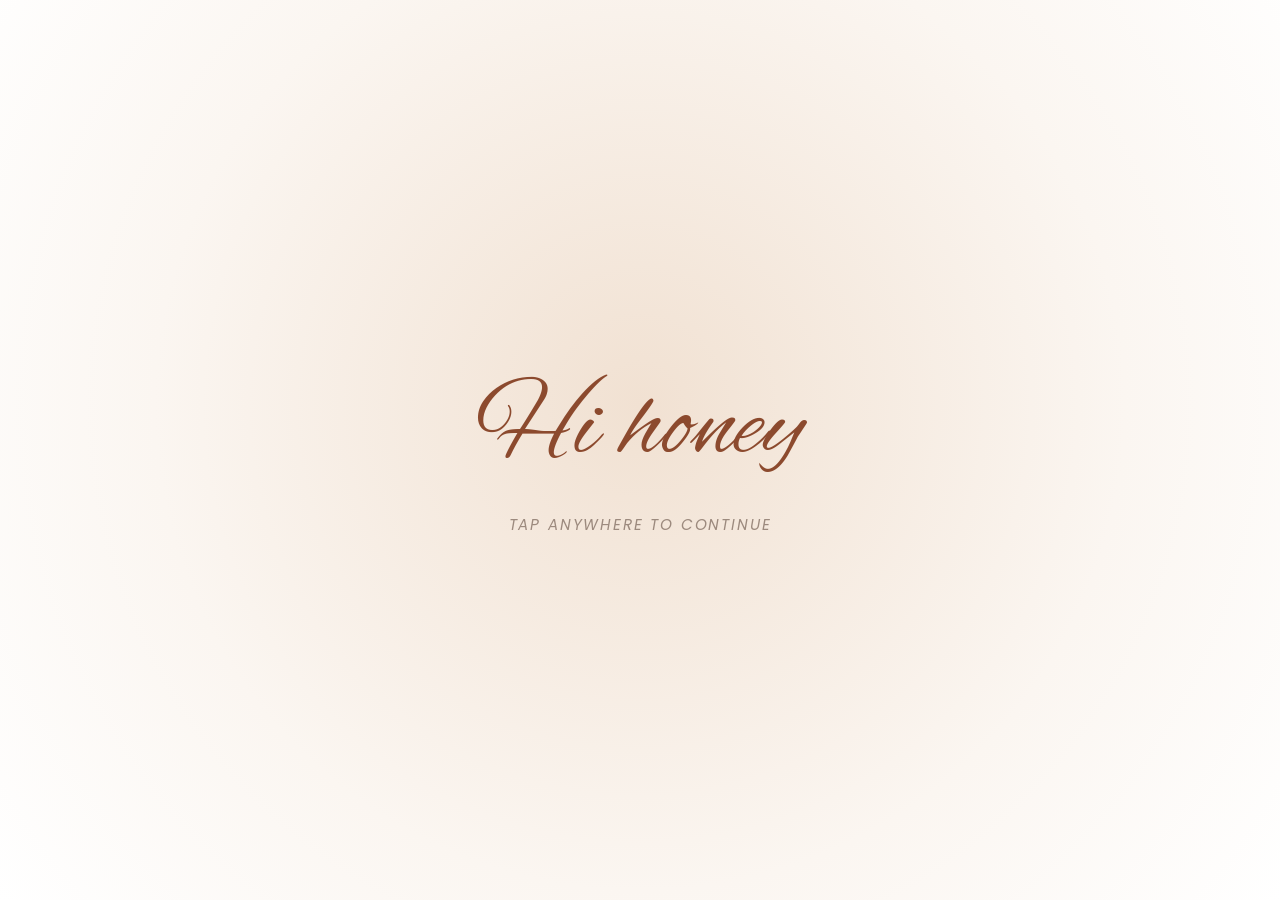
<file: index.html>
<!DOCTYPE html>
<html lang="en">
<head>
<meta charset="UTF-8">
<meta name="viewport" content="width=device-width, initial-scale=1.0">
<title>Hi honey</title>
<link rel="stylesheet" href="style.css">
<style>
  #hi{
    min-height:100vh;
    display:flex; align-items:center; justify-content:center;
    text-align:center; cursor:pointer;
    background: radial-gradient(circle at 50% 45%, var(--cream-deep) 0%, var(--cream) 60%, #ffffff 100%);
    position:relative; z-index:1;
  }
  #hi h1{
    font-family: 'Alex Brush', cursive;
    font-weight:400;
    font-size: clamp(3.6rem, 10vw, 6.5rem);
    letter-spacing: 0.01em;
    color: var(--accent-deep);
  }

  #hi p{
    margin-top:18px;
    font-weight:400;
    font-style:italic;
    font-size:0.95rem;
    letter-spacing:0.12em;
    text-transform:uppercase;
    color: var(--muted);
  }
</style>
</head>
<body>
  <div class="decor" aria-hidden="true">
    <div class="blob" style="width:340px;height:340px;top:-120px;left:-110px;"></div>
    <div class="blob" style="width:380px;height:380px;bottom:-140px;right:-120px;"></div>
  </div>

  <div id="hi">
    <div>
      <h1>Hi honey</h1>
      <p>Tap anywhere to continue</p>
    </div>
  </div>

  <script src="data.js"></script>
  <script>
    document.getElementById('hi').addEventListener('click', () => goTo('login.html'));
  </script>
</body>
</html>
</file>
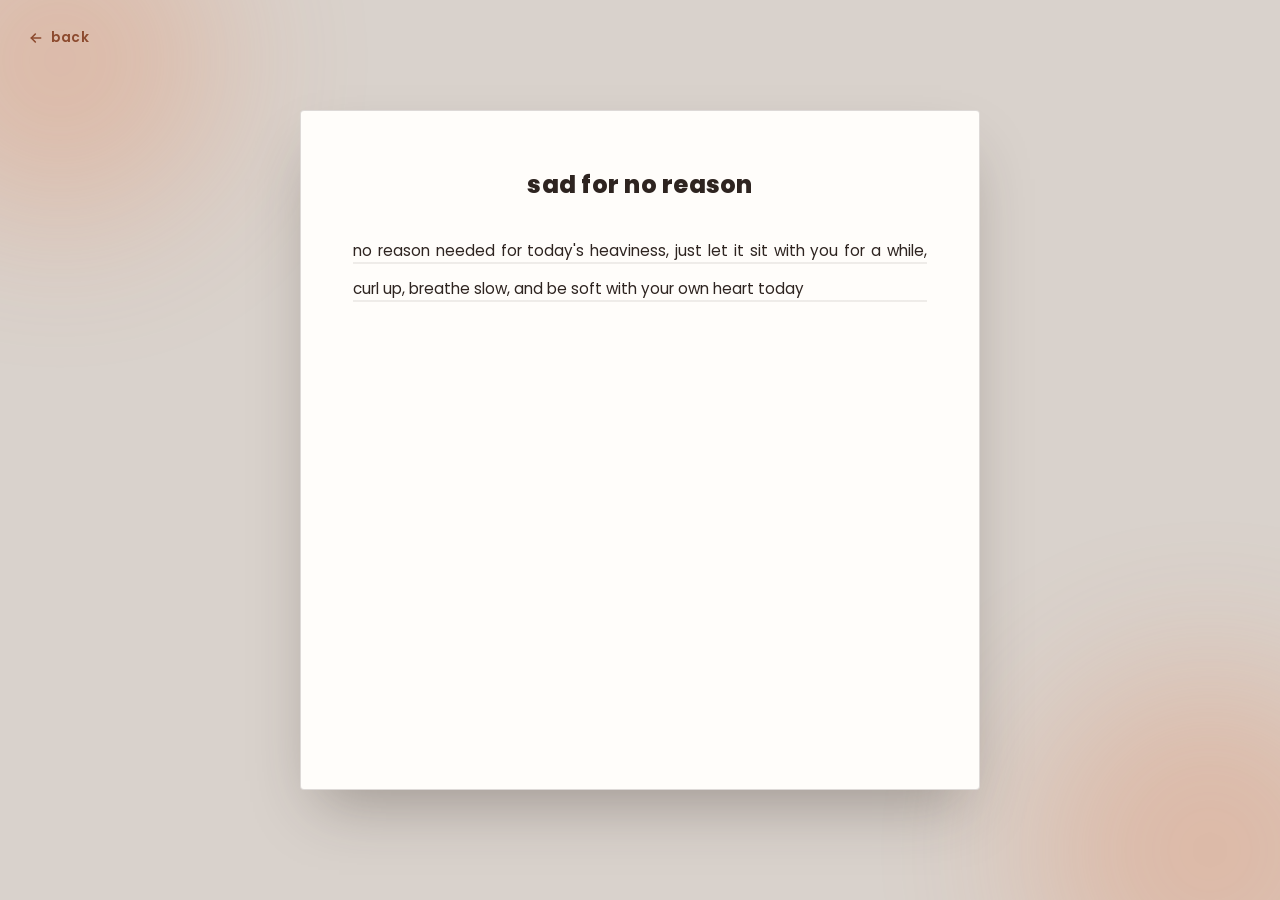
<file: letter.html>
<!DOCTYPE html>
<html lang="en">
<head>
<meta charset="UTF-8">
<meta name="viewport" content="width=device-width, initial-scale=1.0">
<title>Your letter</title>
<link rel="stylesheet" href="style.css">
<style>
  html, body{ height:100%; margin:0; }
  body{ background:#D9D2CC; }
  #screen{
    min-height:100vh;
    display:flex; align-items:center; justify-content:center;
    padding: 20px;
    position:relative;
    z-index:1;
  }
  .back{
    position:absolute; top:28px; left:28px; z-index:5;
    background:none; border:none; cursor:pointer;
    font-weight:600; font-size:0.85rem; letter-spacing:0.04em;
    color: var(--accent-deep);
  }
  .wrap{ max-width:min(680px, 92vw); width:100%; min-width:0; position:relative; z-index:2; }
  .paper{
    background:#fffdfa;
    border: 1px solid var(--line-soft);
    border-radius: 4px;
    padding: 56px 52px 80px;
    min-height: 680px;
    box-shadow: 0 30px 60px -18px rgba(46,36,32,0.35);
  }
  .paper h2{
    font-weight:800;
    font-size:1.5rem;
    text-align:center; color: var(--ink);
    margin-bottom: 30px; letter-spacing:0.01em;
  }
  .paper .body-text{
    font-size:0.95rem; font-weight:400;
    line-height:38px; color: var(--ink);
    white-space:pre-line;
    overflow-wrap: break-word;
    word-break: break-word;
    text-align: justify;
    background: repeating-linear-gradient(
      to bottom,
      transparent,
      transparent 30px,
      var(--line-soft) 31px,
      transparent 32px
    );
    background-size: 100% 38px;
  }
</style>
</head>
<body>

  <div class="decor" aria-hidden="true">
    <div class="blob" style="width:320px;height:320px;top:-100px;left:-100px;"></div>
    <div class="blob" style="width:360px;height:360px;bottom:-130px;right:-110px;"></div>
  </div>

  <div id="screen">
    <button class="back" id="back-btn">
      <svg width="16" height="16" viewBox="0 0 24 24" fill="none" stroke="currentColor" stroke-width="2.4" stroke-linecap="round" stroke-linejoin="round"><path d="M19 12H5"/><path d="M11 18l-6-6 6-6"/></svg>
      back
    </button>
    <div class="wrap">
      <div class="paper">
        <h2 id="letter-title">…</h2>
        <div class="body-text" id="letter-body"></div>
      </div>
    </div>
  </div>

  <script src="data.js"></script>
  <script>

    const params = new URLSearchParams(location.search);
    const id = Math.min(Math.max(parseInt(params.get('id') || '0', 10), 0), LETTERS.length - 1);

    document.getElementById('letter-title').textContent = `${LETTERS[id]}`;
document.getElementById('letter-body').textContent =
  LETTER_BODIES[id] || `[ not written yet for "${LETTERS[id]}" — add it in data.js, LETTER_BODIES[${id}] ]`;

    document.getElementById('back-btn').addEventListener('click', () => goTo('letters.html'));
  </script>
</body>
</html>
</file>
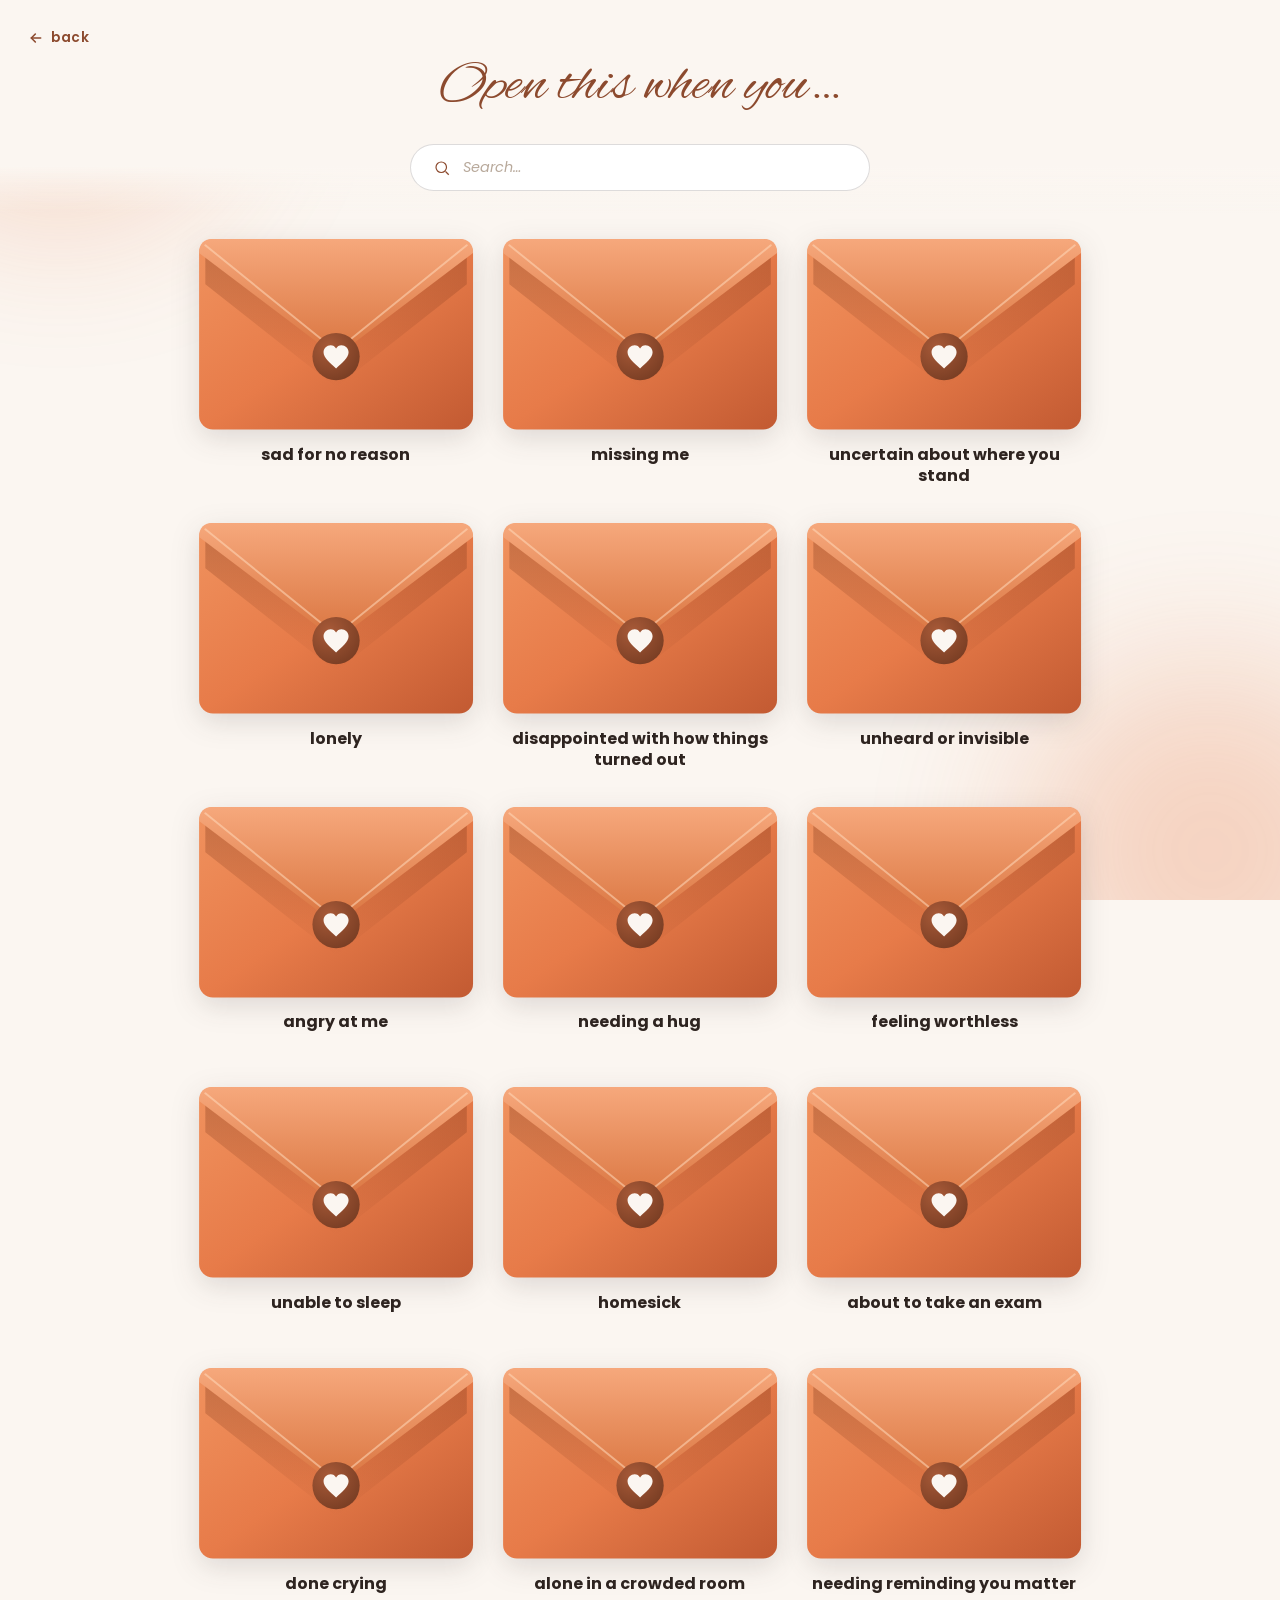
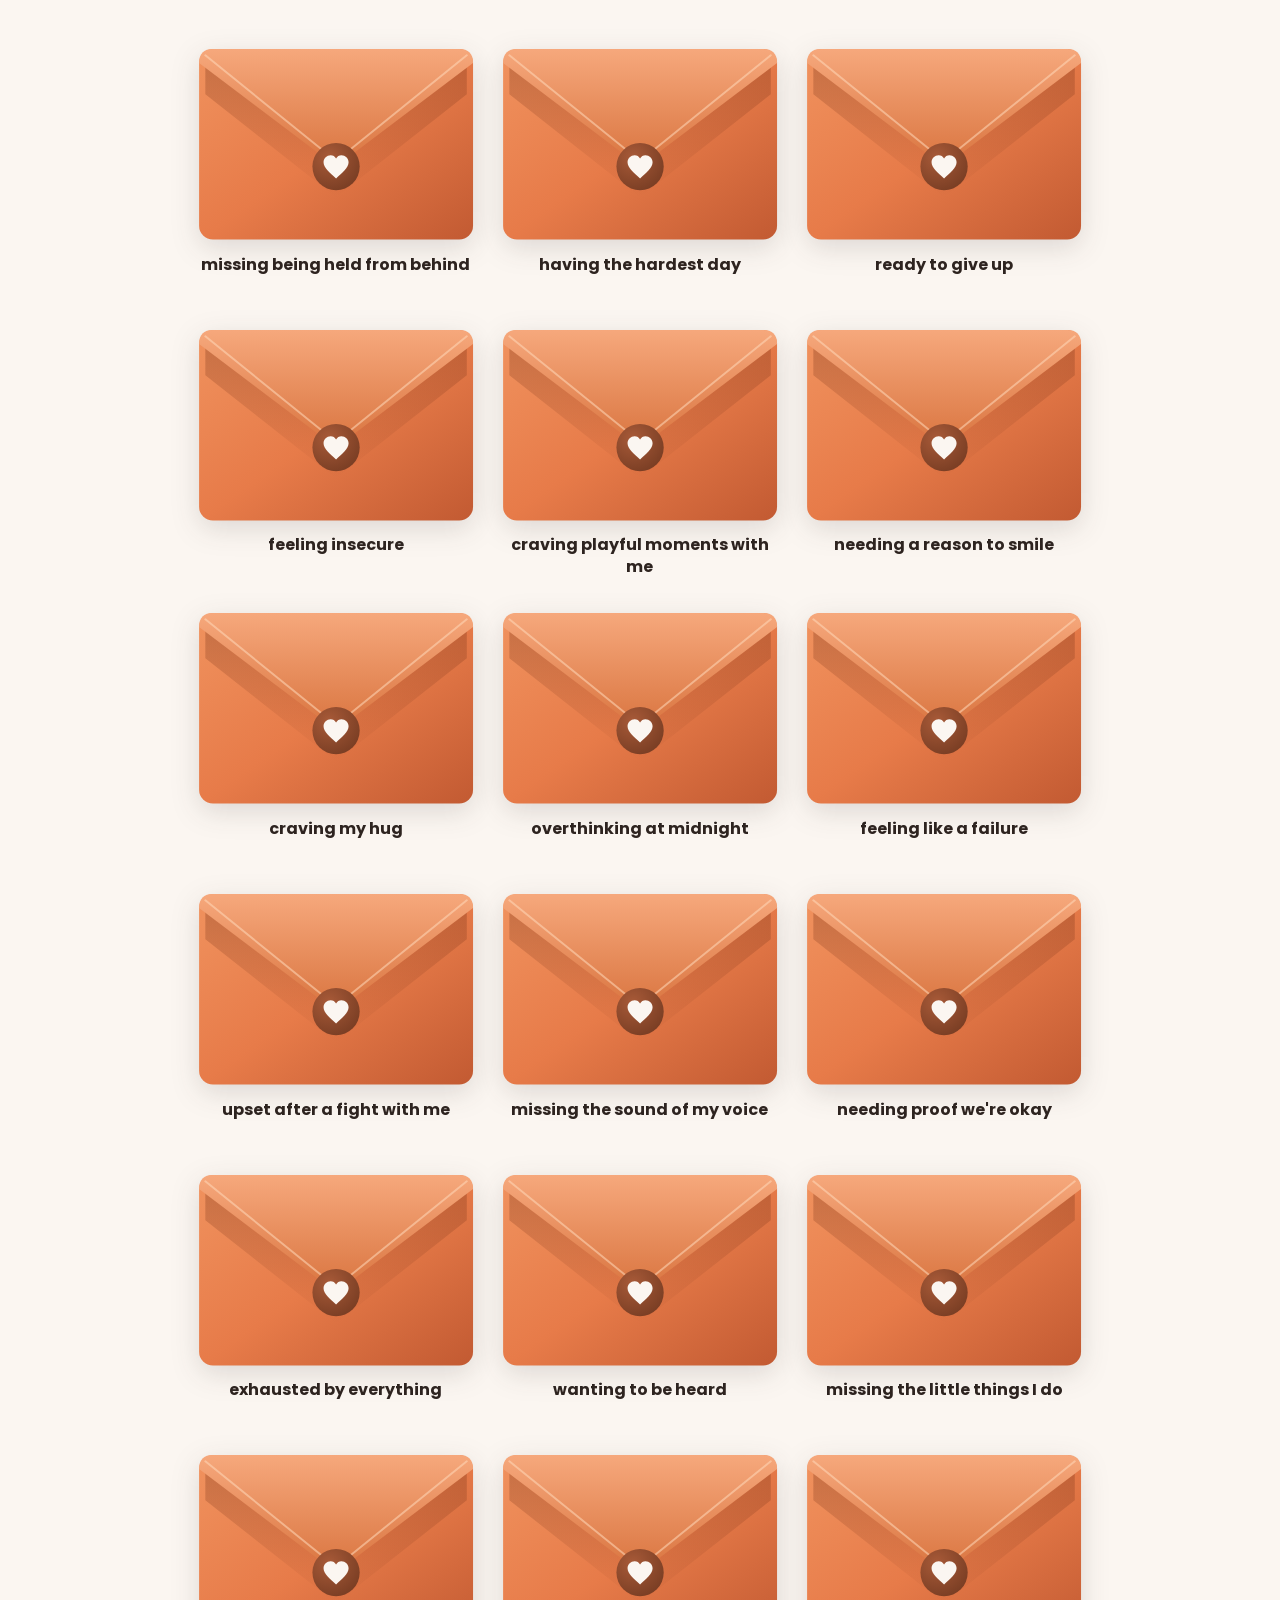
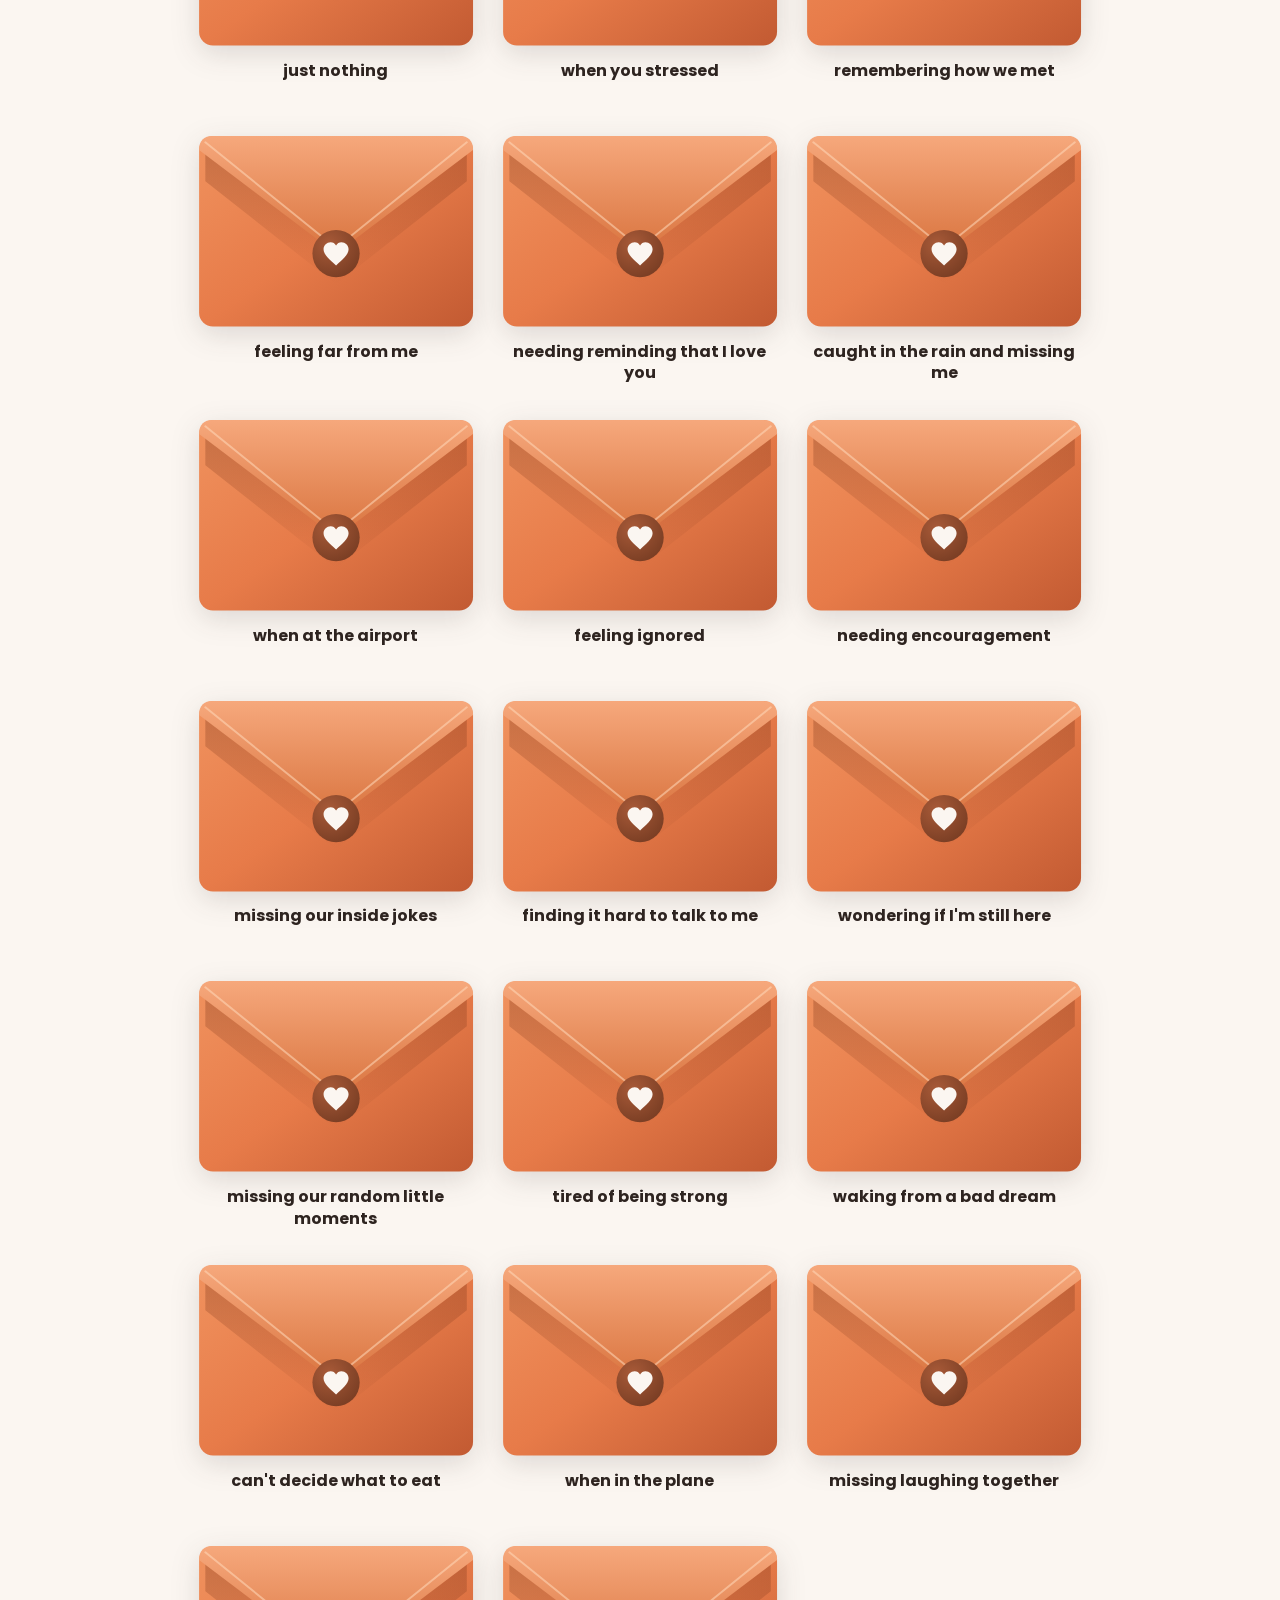
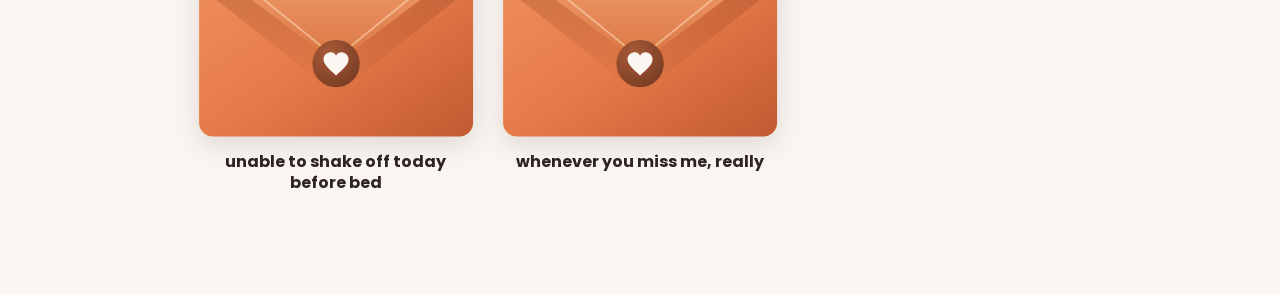
<file: letters.html>
<!DOCTYPE html>
<html lang="en">
<head>
<meta charset="UTF-8">
<meta name="viewport" content="width=device-width, initial-scale=1.0">
<title>Open this when you…</title>
<link rel="stylesheet" href="style.css">
<style>
  .header{
    position:sticky; top:0; z-index:10;
    background: linear-gradient(180deg, var(--cream) 78%, transparent);
    padding: 50px 6vw 22px;
    text-align:center;
  }
  .header h1{
    font-family: 'Alex Brush', cursive;
    font-weight:400;
    font-size: clamp(2.6rem, 6vw, 3.6rem);
    color: var(--accent-deep);
    margin-bottom: 22px;
    letter-spacing: 0.01em;
  }
  .search{
    max-width:460px; margin:0 auto;
    display:flex; align-items:center; gap:12px;
    border: 1px solid var(--line-soft);
    border-radius: 999px;
    padding: 12px 22px;
    background:#fff;
  }
  .search svg{ width:18px; height:18px; flex-shrink:0; }
  .search input{
    flex:1; border:none; outline:none;
    font-family:'Poppins', sans-serif;
    font-style:italic; font-size:0.9rem;
    color: var(--ink);
  }
  .search input::placeholder{ color:#B8A99B; }

  .grid{
    max-width: 1040px; margin:0 auto;
    padding: 24px 6vw 100px;
    display:grid;
    grid-template-columns: repeat(3, 1fr);
    gap: 34px 26px;
  }
  @media (max-width: 760px){ .grid{ grid-template-columns: repeat(2,1fr); gap:24px 16px; } }

  .env-card{
    background:none; border:none; cursor:pointer;
    display:flex; flex-direction:column; align-items:center; gap:12px;
    transition: transform .18s ease;
  }
  .env-card:hover{ transform: translateY(-4px); }
  .env-card svg{ width:100%; height:auto; filter: drop-shadow(0 8px 14px rgba(46,36,32,0.14)); }

  .env-label{
    font-size:1rem; font-weight:700;
    color: var(--ink);
    text-align:center; line-height:1.35;
    min-height: 2.5em;
  }

  .no-results{
    text-align:center; color:#B8A99B; font-weight:500;
    padding: 60px 20px; display:none; font-style:italic;
  }
</style>
</head>
<body>

  <div class="decor" aria-hidden="true">
    <div class="blob" style="width:340px;height:340px;top:-120px;left:-110px;"></div>
    <div class="blob" style="width:380px;height:380px;bottom:-140px;right:-120px;"></div>
  </div>

  <button class="back" id="back-btn">
    <svg width="16" height="16" viewBox="0 0 24 24" fill="none" stroke="currentColor" stroke-width="2.4" stroke-linecap="round" stroke-linejoin="round"><path d="M19 12H5"/><path d="M11 18l-6-6 6-6"/></svg>
    back
  </button>
  <div class="content">
    <div class="header">
      <h1>Open this when you…</h1>
      <div class="search">
        <svg viewBox="0 0 24 24" fill="none" stroke="#8C4A2E" stroke-width="1.6"><circle cx="11" cy="11" r="7"/><path d="M21 21l-4.3-4.3"/></svg>
        <input type="text" id="search-input" placeholder="Search…">
      </div>
    </div>

    <div class="grid" id="grid"></div>
    <div class="no-results" id="no-results">no letters match that yet, try another word</div>
  </div>

  <script src="data.js"></script>
  <script>
    const grid = document.getElementById('grid');
    LETTERS.forEach((title, i) => {
      const card = document.createElement('button');
      card.className = 'env-card';
      card.dataset.index = i;
      card.innerHTML = `${envelopeSVG()}<div class="env-label">${title}</div>`;
      card.addEventListener('click', () => goTo(`letter.html?id=${i}`));
      grid.appendChild(card);
    });
    
    document.getElementById('back-btn').addEventListener('click', () => goTo('login.html'));
    const searchInput = document.getElementById('search-input');
    searchInput.addEventListener('input', () => {
      const q = searchInput.value.trim().toLowerCase();
      let any = false;
      document.querySelectorAll('.env-card').forEach(card => {
        const match = LETTERS[card.dataset.index].toLowerCase().includes(q);
        card.style.display = match ? '' : 'none';
        if(match) any = true;
      });
      document.getElementById('no-results').style.display = any ? 'none' : 'block';
    });
  </script>
</body>
</html>
</file>
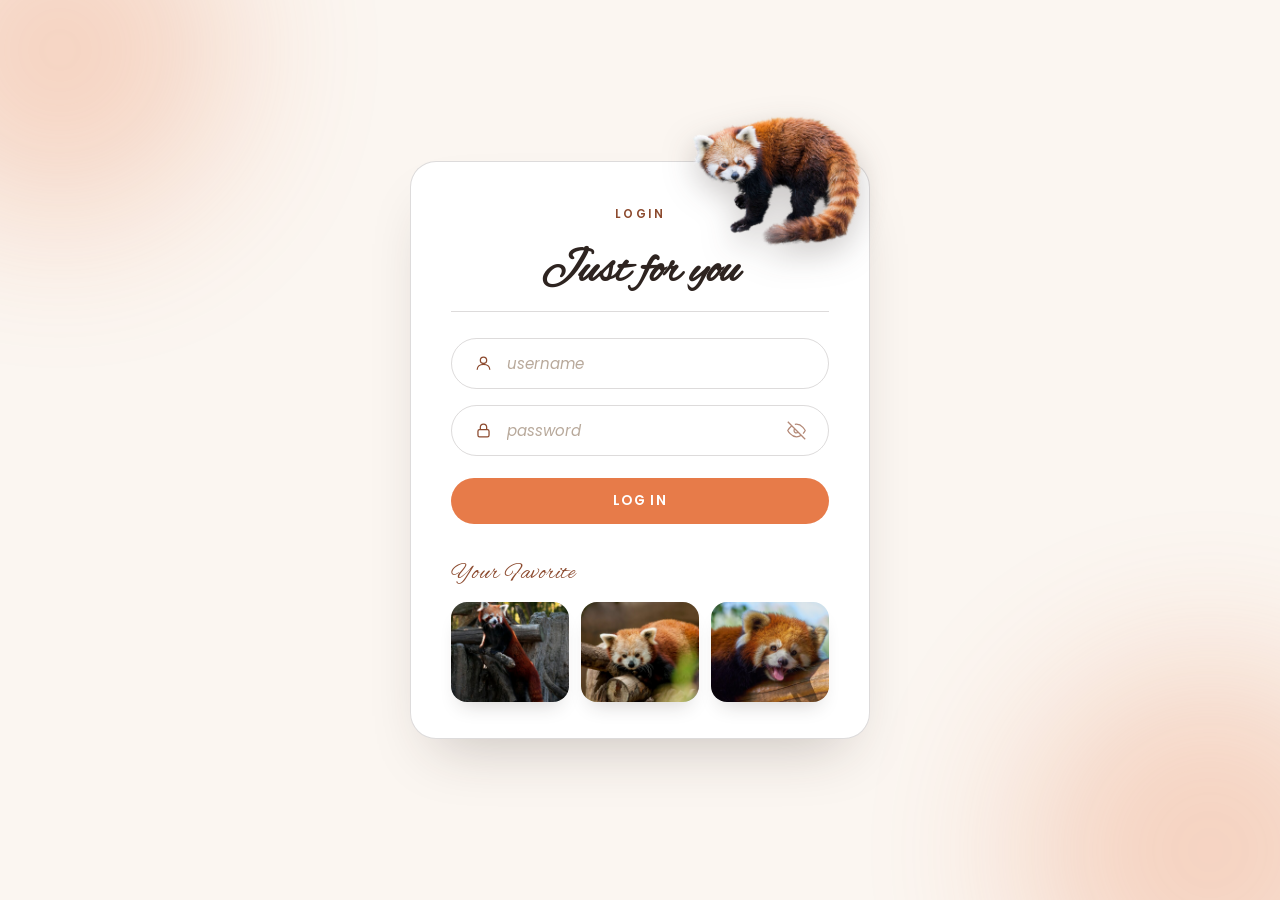
<file: login.html>
<!DOCTYPE html>
<html lang="en">
<head>
<meta charset="UTF-8">
<meta name="viewport" content="width=device-width, initial-scale=1.0">
<title>Login</title>
<link rel="stylesheet" href="style.css">
<style>
  #login-screen{
    min-height:100vh;
    display:flex; align-items:center; justify-content:center;
    padding: 60px 20px;
    position:relative; z-index:1;
  }
  .card{
    width:100%; max-width: 460px;
    background: var(--paper);
    border-radius: 26px;
    border: 1px solid var(--line-soft);
    box-shadow: 0 30px 60px -25px rgba(46,36,32,0.25);
    padding: 44px 40px 36px;
    position:relative;
  }
  .eyebrow{
    font-family: 'Alex Brush', cursive;
    font-size:1.5rem; 
    font-weight:400;
    letter-spacing:0.02em;
    text-transform:none;
    color: var(--accent-deep);
    text-align:center;
  }
  .card h2{
    font-family: 'Alex Brush', cursive;
    font-weight:700;
    font-size:2.9rem;
    text-align:center;
    margin: 20px 0 4px;
    color: var(--ink);
  }
  .login-eyebrow{
    font-family:'Poppins', sans-serif;
    font-size:0.72rem;
    font-weight:600;
    letter-spacing:0.22em;
    text-transform:uppercase;
  }
  .rule{
    height:1px;
    background: var(--line-soft);
    margin: 10px 0 26px;
  }

  .corner-critter{
    position:absolute;
    top:-48px; right:0px;
    width:185px;
    filter: drop-shadow(0 12px 16px rgba(46,36,32,0.25));
  }

  .field{
    display:flex; align-items:center; gap:14px;
    border: 1px solid var(--line-soft);
    border-radius: 999px;
    padding: 13px 22px;
    margin-bottom: 16px;
  }
  .field:focus-within{ border-color: var(--accent); }
  .field svg{ width:19px; height:19px; flex-shrink:0; }
  .field input{
    flex:1; min-width:0; border:none; outline:none;
    font-family:'Poppins', sans-serif;
    font-size:0.94rem;
    font-weight:400;
    color: var(--ink);
    background:transparent;
}
  .field input::placeholder{ color:#B8A99B; font-style:italic; }

  /* matikan ikon mata & clear bawaan Edge */
  input[type="password"]::-ms-reveal,
  input[type="password"]::-ms-clear{
    display: none;
  }
  /* matikan ikon mata bawaan Chrome (beberapa versi) */
  input[type="password"]::-webkit-textfield-decoration-container{
    visibility: hidden;
  }

  .eye-icon{
  cursor:pointer;
  flex-shrink:0;
  opacity:0.65;
  transition: opacity .2s;
}
.eye-icon:hover{ opacity:1; }

  .submit{
    display:block; width:100%;
    margin-top: 22px;
    background: var(--accent);
    border:none;
    border-radius: 999px;
    color:#fff;
    font-weight:600;
    font-size:0.85rem;
    letter-spacing:0.1em;
    text-transform:uppercase;
    padding: 13px;
    cursor:pointer;
    transition: background .2s;
  }
  .submit:hover{ background: var(--accent-deep); }

  .favorites{ margin-top: 34px; }
  .favorites .eyebrow{ text-align:left; margin-bottom:14px; }
  .fav-row{ display:flex; gap:12px; }
  .fav{
    flex:1; aspect-ratio:1/0.85;
    border-radius:16px; overflow:hidden;
    box-shadow: 0 12px 20px -10px rgba(46,36,32,0.22);
  }
  .fav img{ width:100%; height:100%; display:block; object-fit:cover; }

  /* wrong password modal */
  #modal-wrong{
    position:fixed; inset:0;
    background: rgba(46,36,32,0.4);
    backdrop-filter: blur(3px);
    display:none; align-items:center; justify-content:center;
    z-index:100; padding:20px; cursor:pointer;
  }
  #modal-wrong.active{ display:flex; }
  .modal-card{
    background:#fff; border-radius:24px;
    box-shadow: 0 30px 60px -20px rgba(0,0,0,0.35);
    padding: 38px 40px 30px;
    text-align:center; max-width:340px; width:100%;
    cursor:default;
    animation: pop .28s ease;
  }
  @keyframes pop{ 0%{ transform:scale(.92); opacity:0; } 100%{ transform:scale(1); opacity:1; } }
  .modal-card .sad-photo{
    width:110px; height:110px;
    border-radius:16px;
    object-fit:cover;
    margin-bottom:16px;
    box-shadow: 0 10px 18px -8px rgba(46,36,32,0.3);
  }
  .modal-card h3{
    font-weight:600; font-size:0.88rem;
    letter-spacing:0.04em; text-transform:uppercase;
    color: var(--ink);
  }
  .modal-card .hint{
    margin-top:8px; font-size:0.75rem; font-style:italic;
    color:#B8A99B; font-weight:400;
  }
</style>
</head>
<body>

  <div class="decor" aria-hidden="true">
    <div class="blob" style="width:340px;height:340px;top:-120px;left:-110px;"></div>
    <div class="blob" style="width:380px;height:380px;bottom:-140px;right:-120px;"></div>
  </div>

  <div id="login-screen">
    <form class="card" id="login-form" autocomplete="off">
      <img class="corner-critter" alt="a red panda peeking over the card" src="assets/panda-corner.png">

      <div class="eyebrow login-eyebrow">Login</div>
      <h2>Just for you</h2>
      <div class="rule"></div>

      <div class="field">
        <svg viewBox="0 0 24 24" fill="none" stroke="#8C4A2E" stroke-width="1.6"><circle cx="12" cy="8" r="4"/><path d="M4 20c0-4.4 3.6-7 8-7s8 2.6 8 7"/></svg>
        <input type="text" id="username" placeholder="username" required>
      </div>
      <div class="field">
        <svg viewBox="0 0 24 24" fill="none" stroke="#8C4A2E" stroke-width="1.6"><rect x="5" y="11" width="14" height="9" rx="2"/><path d="M8 11V8a4 4 0 018 0v3"/></svg>
        <input type="password" id="password" placeholder="password" required>
        <svg id="toggle-password" class="eye-icon" viewBox="0 0 24 24" fill="none" stroke="#8C4A2E" stroke-width="1.6">
        <path d="M17.94 17.94A10.94 10.94 0 0112 20c-7 0-11-8-11-8a20.29 20.29 0 015.06-6.06M9.9 4.24A10.94 10.94 0 0112 4c7 0 11 8 11 8a20.29 20.29 0 01-2.69 3.86M14.12 14.12a3 3 0 11-4.24-4.24"/><path d="M1 1l22 22"/>
        </svg>
      </div>

      <button type="submit" class="submit">Log in</button>

      <div class="favorites">
        <div class="eyebrow">Your Favorite</div>
        <div class="fav-row">
          <div class="fav"><img src="assets/fav1.jpg" alt="red panda favorite photo 1"></div>
          <div class="fav"><img src="assets/fav2.jpg" alt="red panda favorite photo 2"></div>
          <div class="fav"><img src="assets/fav3.jpg" alt="red panda favorite photo 3"></div>
        </div>
      </div>
    </form>
  </div>

  <div id="modal-wrong">
    <div class="modal-card">
      <img class="sad-photo" src="assets/panda-corner.jpg" alt="a sad red panda">
      <h3>Wrong password or username</h3>
      <p class="hint">tap anywhere to try again</p>
    </div>
  </div>

  <script src="data.js"></script>
  <script>
    document.getElementById('login-form').addEventListener('submit', (e) => {
      e.preventDefault();
      const u = document.getElementById('username').value.trim();
      const p = document.getElementById('password').value;
      if(u === CREDENTIALS.username && p === CREDENTIALS.password){
        goTo('letters.html');
      } else {
        document.getElementById('modal-wrong').classList.add('active');
      }
    });
    document.getElementById('modal-wrong').addEventListener('click', () => {
      document.getElementById('modal-wrong').classList.remove('active');
      document.getElementById('password').value = '';
      document.getElementById('password').focus();
    });
  </script>
  <script>
    const pwInput = document.getElementById('password');
    const toggleIcon = document.getElementById('toggle-password');
    // Ikon mata tercoret ( password tersembunyi -> klik untuk memperlihatkan )
    const eyeOffPath = '<path d="M17.94 17.94A10.94 10.94 0 0112 20c-7 0-11-8-11-8a20.29 20.29 0 015.06-6.06M9.9 4.24A10.94 10.94 0 0112 4c7 0 11 8 11 8a20.29 20.29 0 01-2.69 3.86M14.12 14.12a3 3 0 11-4.24-4.24"/><path d="M1 1l22 22"/>';
    // Ikon mata terbuka ( password terlihat -> klik untuk menyembunyikan )
    const eyeOpenPath = '<path d="M1 12s4-7 11-7 11 7 11 7-4 7-11 7-11-7-11-7z"/><circle cx="12" cy="12" r="3"/>';

    toggleIcon.addEventListener('click', () => {
      const isCurrentlyHidden = pwInput.type === 'password';
      pwInput.type = isCurrentlyHidden ? 'text' : 'password';
      toggleIcon.innerHTML = isCurrentlyHidden ? eyeOpenPath : eyeOffPath;
    });
  </script>
</body>
</html>
</file>
<file: style.css>
@import url('https://fonts.googleapis.com/css2?family=Poppins:ital,wght@0,300;0,400;0,500;0,600;0,700;0,800;1,400;1,500&display=swap');
@import url('https://fonts.googleapis.com/css2?family=Alex+Brush&family=Poppins:ital,wght@0,300;0,400;0,500;0,600;0,700;0,800;1,400;1,500&display=swap');

:root{
  --cream: #FBF6F1;
  --cream-deep: #F1E1D2;
  --ink: #2E2420;
  --line: rgba(46,36,32,0.55);
  --line-soft: rgba(46,36,32,0.16);
  --accent: #E77B49;
  --accent-deep: #8C4A2E;
  --muted: #9C8A7E;
  --paper: #FFFFFF;
  --stroke: 1.4;
}

*{ box-sizing:border-box; margin:0; padding:0; }
html,body{ height:100%; }

body{
  font-family:'Poppins', sans-serif;
  color: var(--ink);
  background: var(--cream);
  opacity:0;
  transition: opacity .45s ease;
  overflow-x:hidden;
}
body.fade-in{ opacity:1; }
body.fade-out{ opacity:0; }

a{ color:inherit; text-decoration:none; }
button{ font-family:'Poppins', sans-serif; }

::-webkit-scrollbar{ width:9px; }
::-webkit-scrollbar-thumb{ background: var(--cream-deep); border-radius:10px; }
::-webkit-scrollbar-track{ background: transparent; }

/* ---------- shared decorative backdrop: soft orange blobs + stars ---------- */
.decor{
  position:fixed; inset:0;
  overflow:hidden;
  pointer-events:none;
  z-index:0;
}
.decor .blob{
  position:absolute;
  border-radius:50%;
  background: var(--accent);
  filter: blur(80px);
  opacity:0.28;
}

.back{
  position:absolute; top:28px; left:28px; z-index:5;
  background:none; border:none; cursor:pointer;
  display:flex; align-items:center; gap:7px;
  font-weight:600; font-size:0.85rem; letter-spacing:0.04em;
  color: var(--accent-deep);
  transition: gap .18s ease;
  }
.back:hover{ gap:10px; }

/* anything meant to sit above the decor layer */
.content{ position:relative; z-index:1; }
</file>
